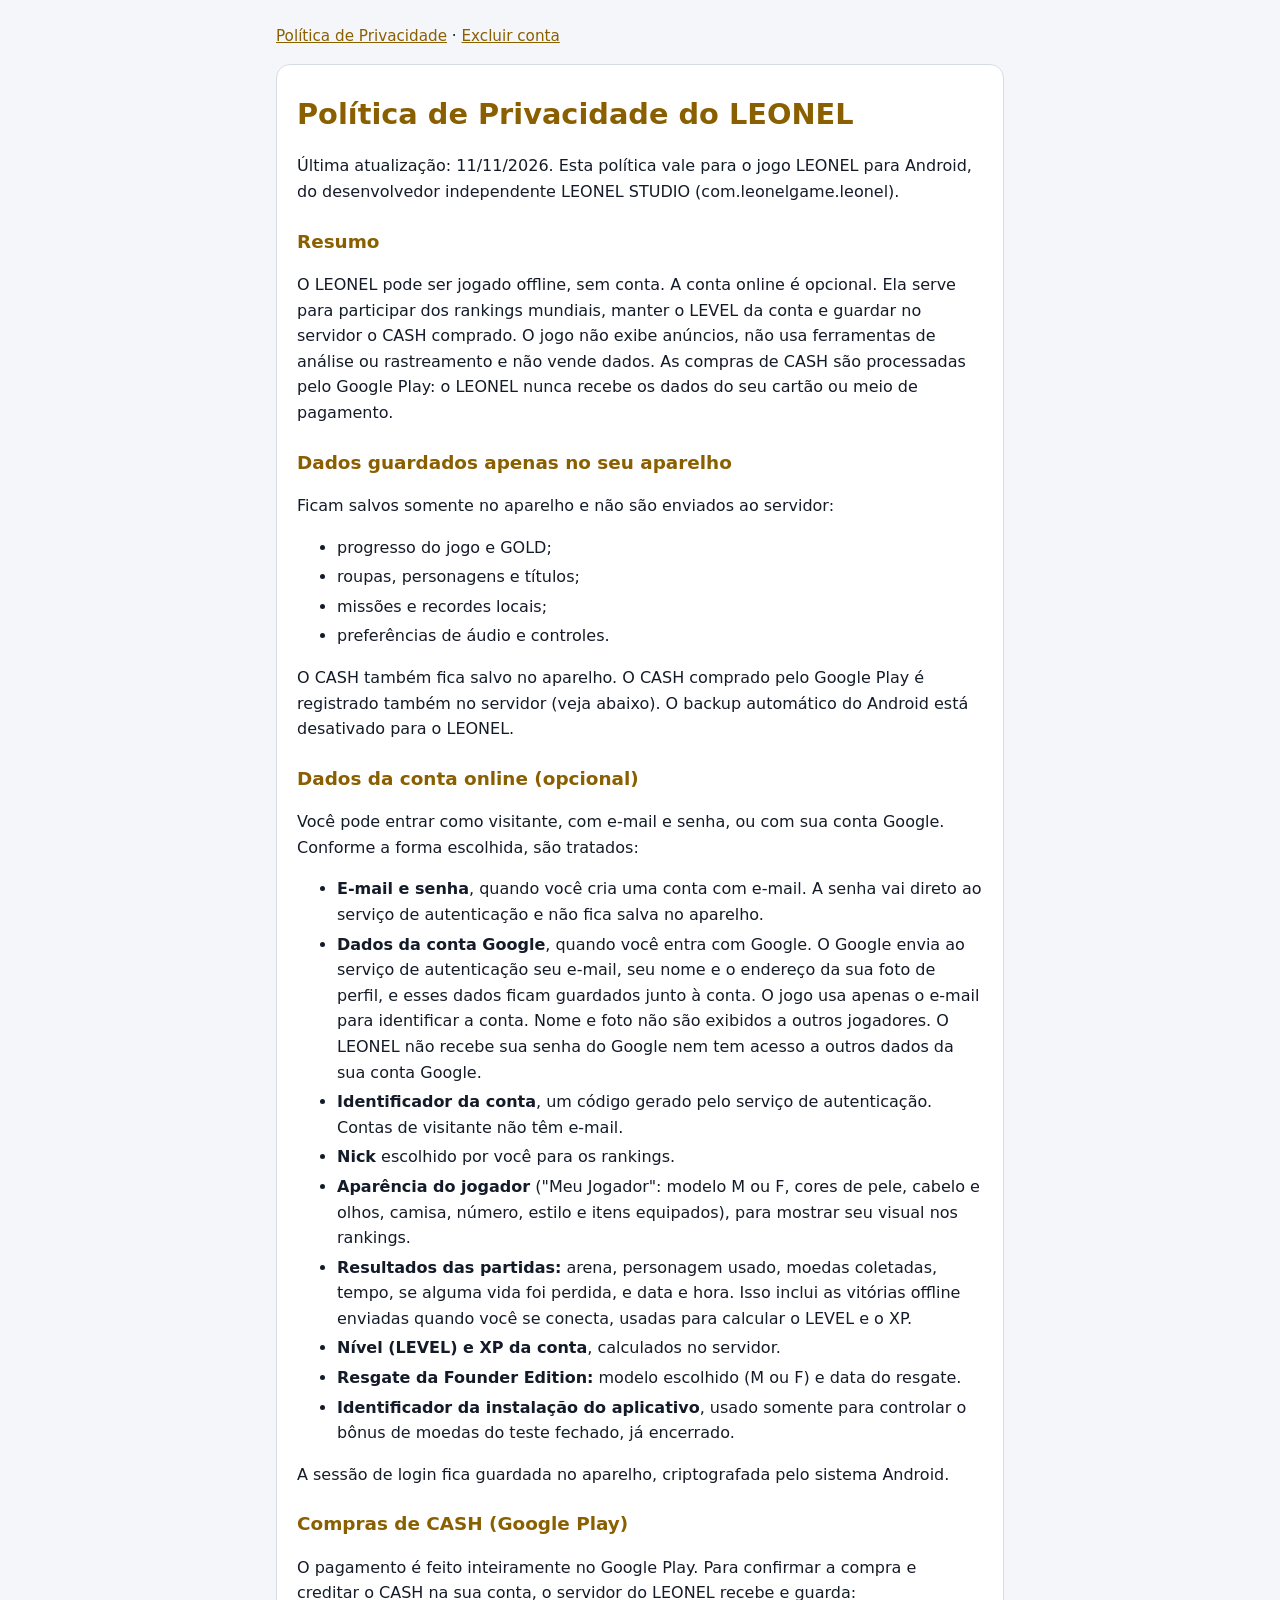
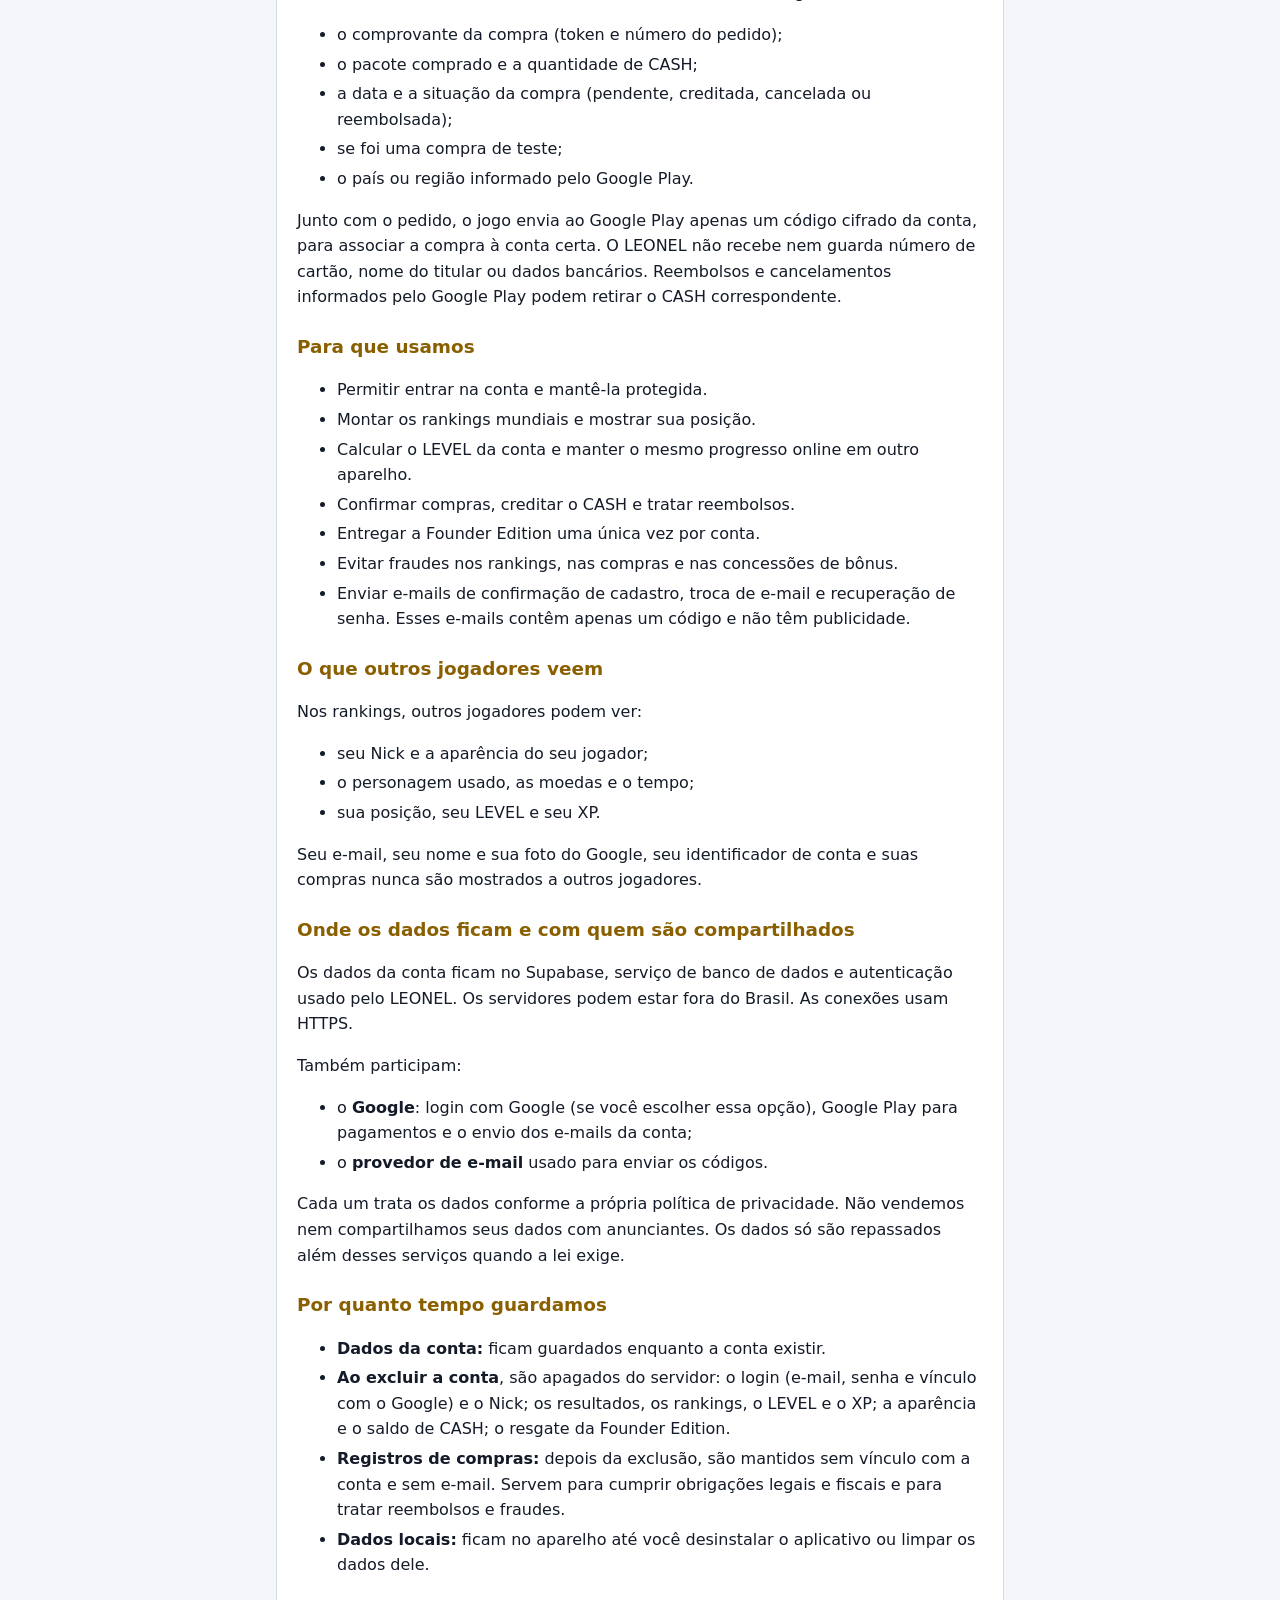
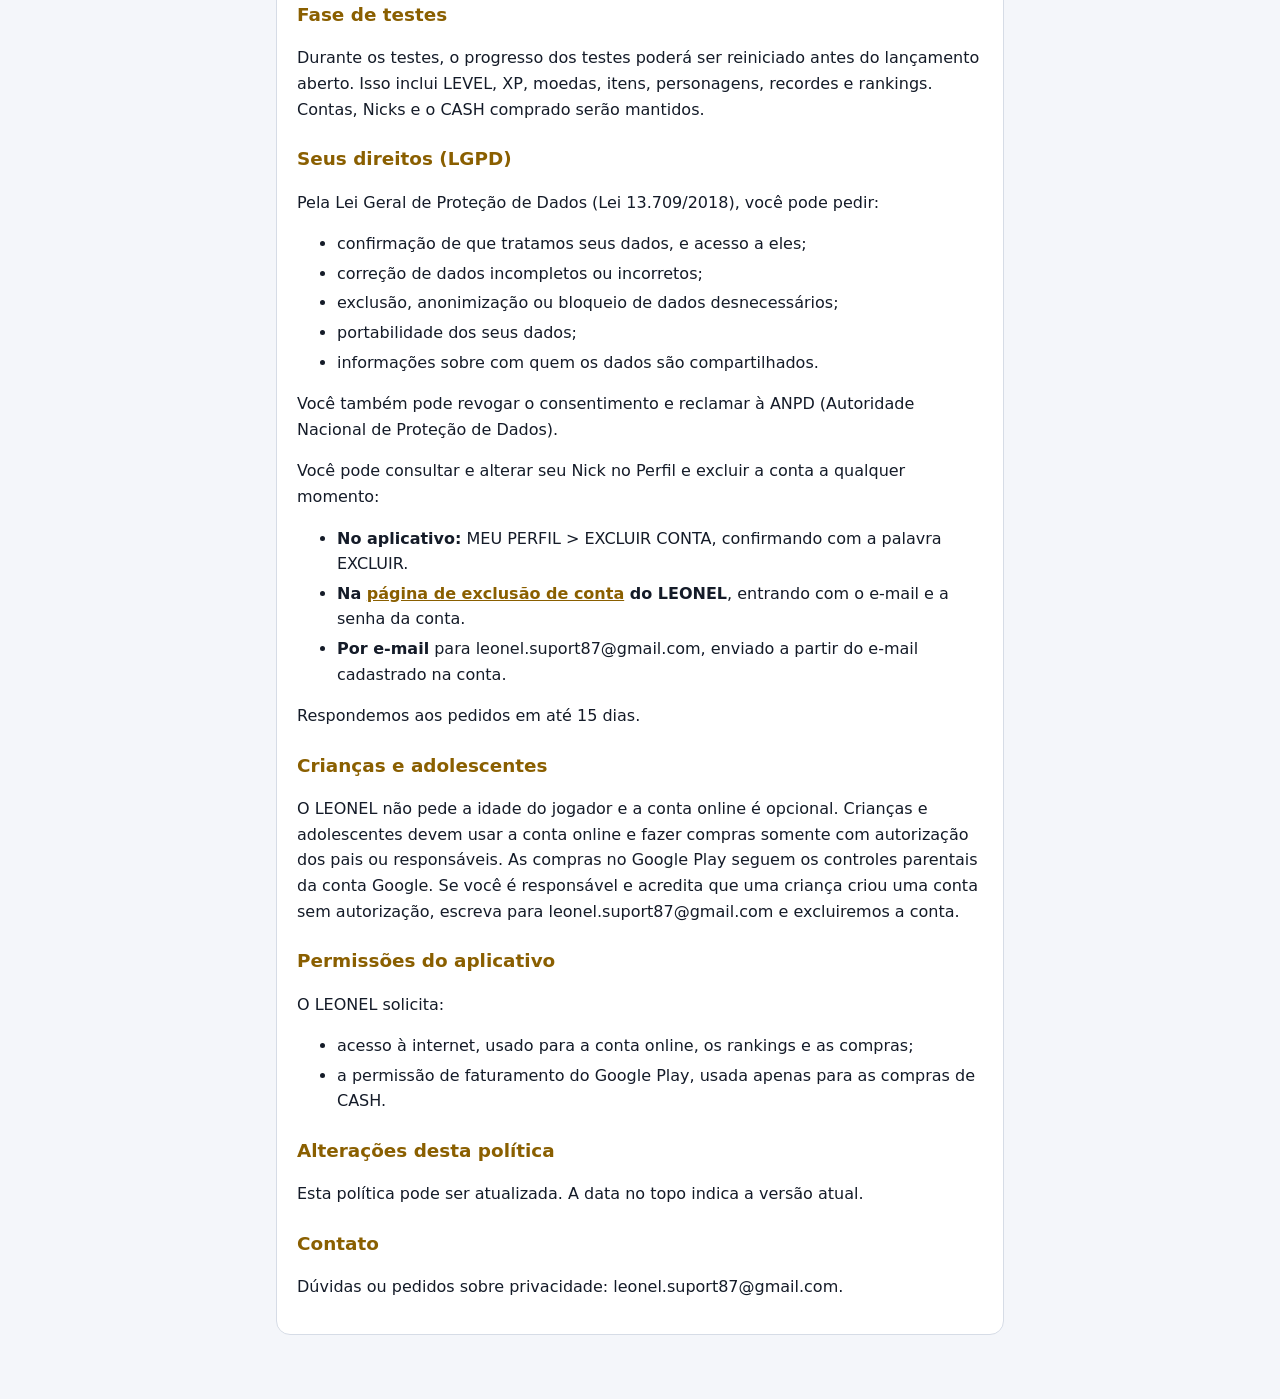
<file: index.html>
<!doctype html>
<html lang="pt-BR">
<head>
<meta charset="utf-8">
<meta name="viewport" content="width=device-width,initial-scale=1">
<title>LEONEL — Política de Privacidade</title>
<link rel="stylesheet" href="site.css">
</head>
<body>
<main>
<p class="nav"><a href="./">Política de Privacidade</a> · <a href="excluir-conta/">Excluir conta</a></p>
<div class="card">
<h1>Política de Privacidade do LEONEL</h1>
<p>Última atualização: 11/11/2026. Esta política vale para o jogo LEONEL para Android, do desenvolvedor independente LEONEL STUDIO (com.leonelgame.leonel).</p>
<h2>Resumo</h2>
<p>O LEONEL pode ser jogado offline, sem conta. A conta online é opcional. Ela serve para participar dos rankings mundiais, manter o LEVEL da conta e guardar no servidor o CASH comprado. O jogo não exibe anúncios, não usa ferramentas de análise ou rastreamento e não vende dados. As compras de CASH são processadas pelo Google Play: o LEONEL nunca recebe os dados do seu cartão ou meio de pagamento.</p>
<h2>Dados guardados apenas no seu aparelho</h2>
<p>Ficam salvos somente no aparelho e não são enviados ao servidor:</p>
<ul><li>progresso do jogo e GOLD;</li><li>roupas, personagens e títulos;</li><li>missões e recordes locais;</li><li>preferências de áudio e controles.</li></ul>
<p>O CASH também fica salvo no aparelho. O CASH comprado pelo Google Play é registrado também no servidor (veja abaixo). O backup automático do Android está desativado para o LEONEL.</p>
<h2>Dados da conta online (opcional)</h2>
<p>Você pode entrar como visitante, com e-mail e senha, ou com sua conta Google. Conforme a forma escolhida, são tratados:</p>
<ul><li><strong>E-mail e senha</strong>, quando você cria uma conta com e-mail. A senha vai direto ao serviço de autenticação e não fica salva no aparelho.</li><li><strong>Dados da conta Google</strong>, quando você entra com Google. O Google envia ao serviço de autenticação seu e-mail, seu nome e o endereço da sua foto de perfil, e esses dados ficam guardados junto à conta. O jogo usa apenas o e-mail para identificar a conta. Nome e foto não são exibidos a outros jogadores. O LEONEL não recebe sua senha do Google nem tem acesso a outros dados da sua conta Google.</li><li><strong>Identificador da conta</strong>, um código gerado pelo serviço de autenticação. Contas de visitante não têm e-mail.</li><li><strong>Nick</strong> escolhido por você para os rankings.</li><li><strong>Aparência do jogador</strong> ("Meu Jogador": modelo M ou F, cores de pele, cabelo e olhos, camisa, número, estilo e itens equipados), para mostrar seu visual nos rankings.</li><li><strong>Resultados das partidas:</strong> arena, personagem usado, moedas coletadas, tempo, se alguma vida foi perdida, e data e hora. Isso inclui as vitórias offline enviadas quando você se conecta, usadas para calcular o LEVEL e o XP.</li><li><strong>Nível (LEVEL) e XP da conta</strong>, calculados no servidor.</li><li><strong>Resgate da Founder Edition:</strong> modelo escolhido (M ou F) e data do resgate.</li><li><strong>Identificador da instalação do aplicativo</strong>, usado somente para controlar o bônus de moedas do teste fechado, já encerrado.</li></ul>
<p>A sessão de login fica guardada no aparelho, criptografada pelo sistema Android.</p>
<h2>Compras de CASH (Google Play)</h2>
<p>O pagamento é feito inteiramente no Google Play. Para confirmar a compra e creditar o CASH na sua conta, o servidor do LEONEL recebe e guarda:</p>
<ul><li>o comprovante da compra (token e número do pedido);</li><li>o pacote comprado e a quantidade de CASH;</li><li>a data e a situação da compra (pendente, creditada, cancelada ou reembolsada);</li><li>se foi uma compra de teste;</li><li>o país ou região informado pelo Google Play.</li></ul>
<p>Junto com o pedido, o jogo envia ao Google Play apenas um código cifrado da conta, para associar a compra à conta certa. O LEONEL não recebe nem guarda número de cartão, nome do titular ou dados bancários. Reembolsos e cancelamentos informados pelo Google Play podem retirar o CASH correspondente.</p>
<h2>Para que usamos</h2>
<ul><li>Permitir entrar na conta e mantê-la protegida.</li><li>Montar os rankings mundiais e mostrar sua posição.</li><li>Calcular o LEVEL da conta e manter o mesmo progresso online em outro aparelho.</li><li>Confirmar compras, creditar o CASH e tratar reembolsos.</li><li>Entregar a Founder Edition uma única vez por conta.</li><li>Evitar fraudes nos rankings, nas compras e nas concessões de bônus.</li><li>Enviar e-mails de confirmação de cadastro, troca de e-mail e recuperação de senha. Esses e-mails contêm apenas um código e não têm publicidade.</li></ul>
<h2>O que outros jogadores veem</h2>
<p>Nos rankings, outros jogadores podem ver:</p>
<ul><li>seu Nick e a aparência do seu jogador;</li><li>o personagem usado, as moedas e o tempo;</li><li>sua posição, seu LEVEL e seu XP.</li></ul>
<p>Seu e-mail, seu nome e sua foto do Google, seu identificador de conta e suas compras nunca são mostrados a outros jogadores.</p>
<h2>Onde os dados ficam e com quem são compartilhados</h2>
<p>Os dados da conta ficam no Supabase, serviço de banco de dados e autenticação usado pelo LEONEL. Os servidores podem estar fora do Brasil. As conexões usam HTTPS.</p>
<p>Também participam:</p>
<ul><li>o <strong>Google</strong>: login com Google (se você escolher essa opção), Google Play para pagamentos e o envio dos e-mails da conta;</li><li>o <strong>provedor de e-mail</strong> usado para enviar os códigos.</li></ul>
<p>Cada um trata os dados conforme a própria política de privacidade. Não vendemos nem compartilhamos seus dados com anunciantes. Os dados só são repassados além desses serviços quando a lei exige.</p>
<h2>Por quanto tempo guardamos</h2>
<ul><li><strong>Dados da conta:</strong> ficam guardados enquanto a conta existir.</li><li><strong>Ao excluir a conta</strong>, são apagados do servidor: o login (e-mail, senha e vínculo com o Google) e o Nick; os resultados, os rankings, o LEVEL e o XP; a aparência e o saldo de CASH; o resgate da Founder Edition.</li><li><strong>Registros de compras:</strong> depois da exclusão, são mantidos sem vínculo com a conta e sem e-mail. Servem para cumprir obrigações legais e fiscais e para tratar reembolsos e fraudes.</li><li><strong>Dados locais:</strong> ficam no aparelho até você desinstalar o aplicativo ou limpar os dados dele.</li></ul>
<h2>Fase de testes</h2>
<p>Durante os testes, o progresso dos testes poderá ser reiniciado antes do lançamento aberto. Isso inclui LEVEL, XP, moedas, itens, personagens, recordes e rankings. Contas, Nicks e o CASH comprado serão mantidos.</p>
<h2>Seus direitos (LGPD)</h2>
<p>Pela Lei Geral de Proteção de Dados (Lei 13.709/2018), você pode pedir:</p>
<ul><li>confirmação de que tratamos seus dados, e acesso a eles;</li><li>correção de dados incompletos ou incorretos;</li><li>exclusão, anonimização ou bloqueio de dados desnecessários;</li><li>portabilidade dos seus dados;</li><li>informações sobre com quem os dados são compartilhados.</li></ul>
<p>Você também pode revogar o consentimento e reclamar à ANPD (Autoridade Nacional de Proteção de Dados).</p>
<p>Você pode consultar e alterar seu Nick no Perfil e excluir a conta a qualquer momento:</p>
<ul><li><strong>No aplicativo:</strong> MEU PERFIL &gt; EXCLUIR CONTA, confirmando com a palavra EXCLUIR.</li><li><strong>Na <a href="excluir-conta/">página de exclusão de conta</a> do LEONEL</strong>, entrando com o e-mail e a senha da conta.</li><li><strong>Por e-mail</strong> para leonel.suport87@gmail.com, enviado a partir do e-mail cadastrado na conta.</li></ul>
<p>Respondemos aos pedidos em até 15 dias.</p>
<h2>Crianças e adolescentes</h2>
<p>O LEONEL não pede a idade do jogador e a conta online é opcional. Crianças e adolescentes devem usar a conta online e fazer compras somente com autorização dos pais ou responsáveis. As compras no Google Play seguem os controles parentais da conta Google. Se você é responsável e acredita que uma criança criou uma conta sem autorização, escreva para leonel.suport87@gmail.com e excluiremos a conta.</p>
<h2>Permissões do aplicativo</h2>
<p>O LEONEL solicita:</p>
<ul><li>acesso à internet, usado para a conta online, os rankings e as compras;</li><li>a permissão de faturamento do Google Play, usada apenas para as compras de CASH.</li></ul>
<h2>Alterações desta política</h2>
<p>Esta política pode ser atualizada. A data no topo indica a versão atual.</p>
<h2>Contato</h2>
<p>Dúvidas ou pedidos sobre privacidade: leonel.suport87@gmail.com.</p>
</div>
</main>
</body>
</html>
</file>
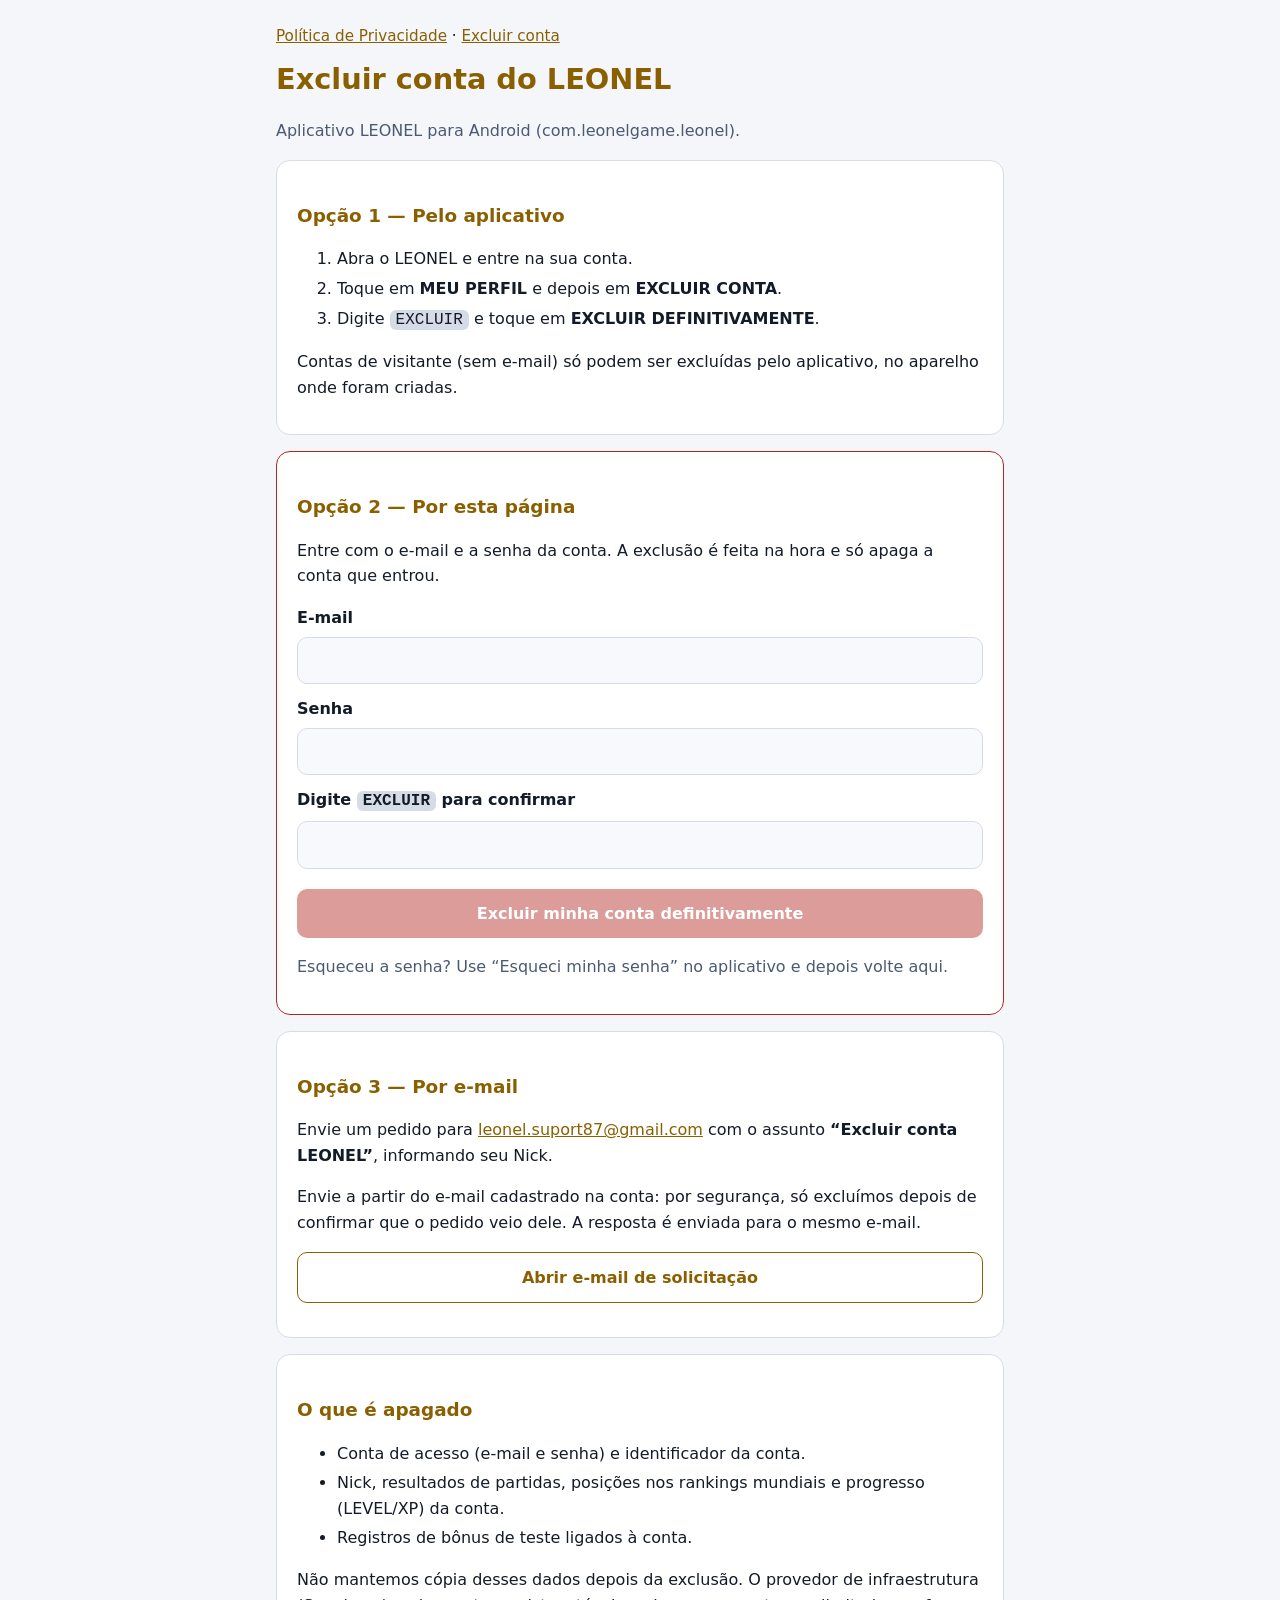
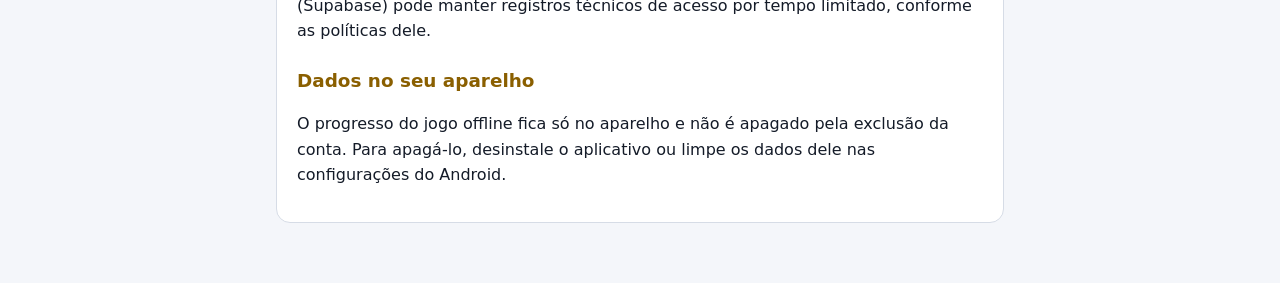
<file: excluir-conta/index.html>
<!doctype html>
<html lang="pt-BR">
<head>
<meta charset="utf-8">
<meta name="viewport" content="width=device-width,initial-scale=1">
<meta name="referrer" content="no-referrer">
<title>LEONEL — Excluir conta</title>
<link rel="stylesheet" href="../site.css">
</head>
<body>
<main>
<p class="nav"><a href="../">Política de Privacidade</a> · <a href="./">Excluir conta</a></p>
<h1>Excluir conta do LEONEL</h1>
<p class="muted">Aplicativo LEONEL para Android (com.leonelgame.leonel).</p>

<div class="card">
<h2>Opção 1 — Pelo aplicativo</h2>
<ol>
<li>Abra o LEONEL e entre na sua conta.</li>
<li>Toque em <b>MEU PERFIL</b> e depois em <b>EXCLUIR CONTA</b>.</li>
<li>Digite <code>EXCLUIR</code> e toque em <b>EXCLUIR DEFINITIVAMENTE</b>.</li>
</ol>
<p>Contas de visitante (sem e-mail) só podem ser excluídas pelo aplicativo, no aparelho onde foram criadas.</p>
</div>

<div class="card warn">
<h2>Opção 2 — Por esta página</h2>
<p>Entre com o e-mail e a senha da conta. A exclusão é feita na hora e só apaga a conta que entrou.</p>
<form id="del" autocomplete="off" novalidate>
<label>E-mail<input id="email" type="email" required autocomplete="username"></label>
<label>Senha<input id="password" type="password" required autocomplete="current-password"></label>
<label>Digite <code>EXCLUIR</code> para confirmar<input id="confirm" type="text" required maxlength="10"></label>
<button id="go" type="submit" disabled>Excluir minha conta definitivamente</button>
</form>
<p id="status" role="status" aria-live="polite"></p>
<p class="muted">Esqueceu a senha? Use “Esqueci minha senha” no aplicativo e depois volte aqui.</p>
</div>

<div class="card">
<h2>Opção 3 — Por e-mail</h2>
<p>Envie um pedido para <a href="mailto:leonel.suport87@gmail.com?subject=Excluir%20conta%20LEONEL&amp;body=Quero%20excluir%20minha%20conta%20do%20LEONEL%20e%20os%20dados%20ligados%20a%20ela.%0A%0ANick%3A%20%0AE-mail%20da%20conta%3A%20%0A">leonel.suport87@gmail.com</a> com o assunto <b>“Excluir conta LEONEL”</b>, informando seu Nick.</p>
<p>Envie a partir do e-mail cadastrado na conta: por segurança, só excluímos depois de confirmar que o pedido veio dele. A resposta é enviada para o mesmo e-mail.</p>
<p><a class="btn" href="mailto:leonel.suport87@gmail.com?subject=Excluir%20conta%20LEONEL&amp;body=Quero%20excluir%20minha%20conta%20do%20LEONEL%20e%20os%20dados%20ligados%20a%20ela.%0A%0ANick%3A%20%0AE-mail%20da%20conta%3A%20%0A">Abrir e-mail de solicitação</a></p>
</div>

<div class="card">
<h2>O que é apagado</h2>
<ul>
<li>Conta de acesso (e-mail e senha) e identificador da conta.</li>
<li>Nick, resultados de partidas, posições nos rankings mundiais e progresso (LEVEL/XP) da conta.</li>
<li>Registros de bônus de teste ligados à conta.</li>
</ul>
<p>Não mantemos cópia desses dados depois da exclusão. O provedor de infraestrutura (Supabase) pode manter registros técnicos de acesso por tempo limitado, conforme as políticas dele.</p>
<h2>Dados no seu aparelho</h2>
<p>O progresso do jogo offline fica só no aparelho e não é apagado pela exclusão da conta. Para apagá-lo, desinstale o aplicativo ou limpe os dados dele nas configurações do Android.</p>
</div>
</main>
<script>
// Public configuration only (Supabase URL + publishable key), injected by
// tools/legal/build_site.py.  The password is never stored.
const SUPABASE_URL="https://bkkreddelxkxanjzwscz.supabase.co";
const PUBLISHABLE_KEY="sb_publishable_ln7jHmHGNgGVQLTZMtGbpQ_5EmHmADh";
const form=document.getElementById("del"),go=document.getElementById("go"),statusEl=document.getElementById("status");
const ready=SUPABASE_URL.startsWith("https://")&&PUBLISHABLE_KEY.startsWith("sb_publishable_");
function check(){go.disabled=!ready||document.getElementById("confirm").value.trim().toUpperCase()!=="EXCLUIR";}
form.addEventListener("input",check);check();
if(!ready)statusEl.textContent="Exclusão pela página ainda não configurada. Use o aplicativo.";
function show(msg,ok){statusEl.textContent=msg;statusEl.className=ok?"ok":"err";}
form.addEventListener("submit",async(e)=>{
 e.preventDefault();if(go.disabled)return;
 const email=document.getElementById("email").value.trim(),pw=document.getElementById("password");
 go.disabled=true;show("Verificando a conta…",true);
 try{
  const login=await fetch(SUPABASE_URL+"/auth/v1/token?grant_type=password",{method:"POST",headers:{"apikey":PUBLISHABLE_KEY,"Content-Type":"application/json"},body:JSON.stringify({email:email,password:pw.value})});
  pw.value="";
  if(!login.ok){show(login.status===400?"E-mail ou senha incorretos. Nada foi apagado.":"Serviço indisponível agora. Nada foi apagado; tente mais tarde.",false);check();return;}
  const token=(await login.json()).access_token;
  const del=await fetch(SUPABASE_URL+"/rest/v1/rpc/world_delete_account",{method:"POST",headers:{"apikey":PUBLISHABLE_KEY,"Authorization":"Bearer "+token,"Content-Type":"application/json"},body:JSON.stringify({confirmation:"EXCLUIR"})});
  if(del.ok){form.reset();show("Conta excluída. Os dados da conta foram apagados do servidor.",true);return;}
  show("Não foi possível excluir agora (código "+del.status+"). Nada foi apagado; tente mais tarde.",false);
 }catch(err){pw.value="";show("Sem conexão com o servidor. Nada foi apagado.",false);}
 check();
});
</script>
</body>
</html>
</file>
<file: site.css>
:root{--bg:#070b14;--card:#0f1726;--ink:#e6ecf5;--muted:#9fb0c8;--gold:#ffd34d;--red:#ff8a80;--green:#7ee08a;--line:#25324a;--field:#0a111d}
@media (prefers-color-scheme: light){:root{--bg:#f4f6fa;--card:#fff;--ink:#141b28;--muted:#4b5a72;--gold:#8a5f00;--red:#b3261e;--green:#1e7b34;--line:#d6dce6;--field:#f7f9fc}}
*{box-sizing:border-box}
body{margin:0;background:var(--bg);color:var(--ink);font:16px/1.6 system-ui,-apple-system,"Segoe UI",Roboto,sans-serif}
main{max-width:760px;margin:0 auto;padding:24px 16px 48px}
h1{color:var(--gold);font-size:1.8rem;margin:8px 0 4px}
h2{font-size:1.15rem;margin:22px 0 8px;color:var(--gold)}
a{color:var(--gold)}
.nav{font-size:.95rem;margin:0}
.card{background:var(--card);border:1px solid var(--line);border-radius:14px;padding:18px 20px;margin:16px 0}
.warn{border-color:var(--red)}
.muted{color:var(--muted)}
code{background:var(--line);padding:1px 6px;border-radius:6px}
li{margin:4px 0}
label{display:block;margin:12px 0 4px;font-weight:600}
input{display:block;width:100%;margin-top:6px;padding:10px 12px;border-radius:10px;border:1px solid var(--line);background:var(--field);color:var(--ink);font:inherit}
button{margin-top:16px;width:100%;padding:12px;border:0;border-radius:10px;background:var(--red);color:#fff;font:inherit;font-weight:700;cursor:pointer}
button:disabled{opacity:.45;cursor:not-allowed}
.btn{display:block;text-align:center;padding:12px;border-radius:10px;border:1px solid var(--gold);text-decoration:none;font-weight:700}
#status.ok{color:var(--green)}#status.err{color:var(--red)}
</file>
